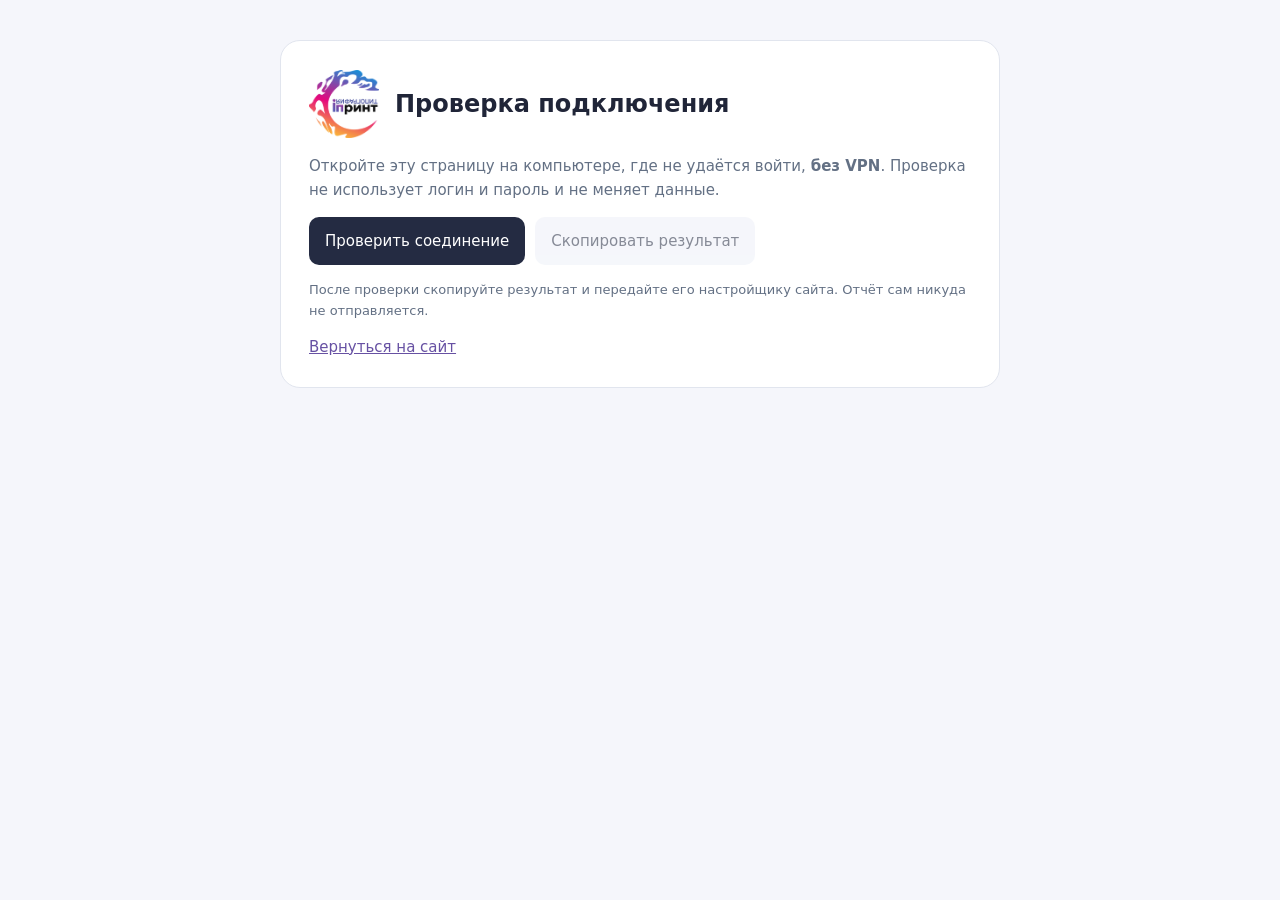
<file: connection-check.html>
<!doctype html><html lang="ru"><head><meta charset="utf-8"><meta name="viewport" content="width=device-width,initial-scale=1"><title>Проверка подключения — iПринт</title><link rel="icon" href="assets/logo.png"><style>*{box-sizing:border-box}body{font:15px/1.6 system-ui,Arial;margin:0;background:#f5f6fb;color:#202538}main{max-width:720px;margin:40px auto;padding:28px;background:white;border:1px solid #e1e5ee;border-radius:20px}header{display:flex;align-items:center;gap:16px}header img{width:70px;height:70px;object-fit:contain}h1{font-size:24px;line-height:1.25;margin:0}p{color:#637084}button,a{font:inherit}button{background:#242b42;color:white;border:0;border-radius:10px;padding:12px 16px;cursor:pointer}button:disabled{opacity:.55;cursor:wait}.buttons{display:flex;gap:10px;flex-wrap:wrap}.secondary{background:#edf0f8;color:#242b42}.row{padding:18px 0;border-bottom:1px solid #edf0f5}.row b{display:block}.state{color:#637084}.ok{color:#207445}.bad{color:#af3434}pre{white-space:pre-wrap;overflow-wrap:anywhere;background:#f5f6fa;border-radius:10px;padding:16px;font:12px/1.65 Consolas,monospace}a{color:#6751a3}.note{font-size:13px}button:focus-visible,a:focus-visible{outline:3px solid #a48ac9;outline-offset:3px}@media(max-width:740px){main{margin:15px;padding:21px}h1{font-size:21px}header img{width:52px;height:52px}}</style></head><body><main>
<header><img src="assets/logo.png" alt="iПринт"><h1>Проверка подключения</h1></header><p>Откройте эту страницу на компьютере, где не удаётся войти, <b>без VPN</b>. Проверка не использует логин и пароль и не меняет данные.</p>
<div class="buttons"><button id="run" type="button">Проверить соединение</button><button id="copy" type="button" class="secondary" disabled>Скопировать результат</button></div>
<section id="results" aria-live="polite"></section><p id="summary"></p><pre id="report" hidden></pre><p class="note">После проверки скопируйте результат и передайте его настройщику сайта. Отчёт сам никуда не отправляется.</p><a href="./">Вернуться на сайт</a>
<script>
(()=>{
 const checks=[
  {name:'Страница сайта (GitHub)',url:new URL('config.js',location.href).href},
  {name:'Сервер входа iПринт',url:'https://cvlwoylsdgvwycntyqxu.supabase.co/auth/v1/health',key:'sb_publishable_uSRUqIQ1P0cBTDwdN6OTTA_v0b-TvAR'},
  {name:'Сервер основного сайта (для сравнения)',url:'https://tmxluzvymwldtxbaiekn.supabase.co/auth/v1/health',key:'sb_publishable_seHlOPu_cbFZOCmqG9UCzQ_9411endl'}
 ];
 const run=document.getElementById('run'),copy=document.getElementById('copy'),results=document.getElementById('results'),report=document.getElementById('report'),summary=document.getElementById('summary');
 run.onclick=async()=>{
  run.disabled=true;copy.disabled=true;summary.textContent='Проверяю соединение…';report.hidden=true;results.replaceChildren();
  const lines=['Проверка iПринт',new Date().toLocaleString('ru-RU'),'Страница: '+location.href,'Браузер: '+navigator.userAgent];
  const statuses=await Promise.all(checks.map(async item=>{
   const row=document.createElement('div');row.className='row';const title=document.createElement('b');title.textContent=item.name;const state=document.createElement('span');state.className='state';state.textContent='Подключение…';row.append(title,state);results.append(row);
   const controller=new AbortController(),timer=setTimeout(()=>controller.abort(),12000),started=performance.now();
   try{const response=await fetch(item.url,{headers:item.key?{apikey:item.key}:{},cache:'no-store',signal:controller.signal});const text='HTTP '+response.status+' · '+Math.round(performance.now()-started)+' мс';state.textContent=text;state.className=response.ok?'ok':'bad';return {name:item.name,url:item.url,status:text,ok:response.ok}}
   catch(error){const text=error.name==='AbortError'?'Нет ответа за 12 секунд':error.name+': '+error.message;state.textContent=text;state.className='bad';return {name:item.name,url:item.url,status:text,ok:false}}
   finally{clearTimeout(timer)}
  }));
  const item=checks[1],postUrl=item.url.replace('/health','/token?grant_type=password');
  const row=document.createElement('div');row.className='row';const title=document.createElement('b');title.textContent='Запрос входа iПринт (POST, тестовая учётная запись)';const state=document.createElement('span');state.textContent='Проверяю запрос входа…';row.append(title,state);results.append(row);
  const controller=new AbortController(),timer=setTimeout(()=>controller.abort(),30000),started=performance.now();
  try{
   const response=await fetch(postUrl,{method:'POST',headers:{apikey:item.key,'Content-Type':'application/json'},body:JSON.stringify({email:'connectivity-probe-nonexistent@staff.cloudshop.local',password:'ConnectivityProbeOnly-NotAUserPassword'}),signal:controller.signal});
   const body=await response.json().catch(()=>({}));
   const reachable=response.status===400&&body.error_code==='invalid_credentials';
   const status='HTTP '+response.status+' · '+Math.round(performance.now()-started)+' мс'+(reachable?' · запрос входа дошёл до сервера':body.error_code?' · '+body.error_code:'');
   state.textContent=status;state.className=reachable?'ok':'bad';statuses.push({name:title.textContent,url:postUrl,status,ok:reachable});
  }catch(error){const status=error.name==='AbortError'?'Нет ответа за 30 секунд':error.name+': '+error.message;state.textContent=status;state.className='bad';statuses.push({name:title.textContent,url:postUrl,status,ok:false})}
  finally{clearTimeout(timer)}
  statuses.forEach(s=>lines.push(s.name+': '+s.status+'\n'+s.url));
  if(statuses[3].ok)summary.textContent='Запрос входа дошёл до сервера. Если соединение прерывается во время работы, передайте отчёт для проверки стабильности.';
  else if(statuses[1].ok&&!statuses[3].ok)summary.textContent='Проверка сервера прошла, но запрос входа не прошёл. Передайте этот отчёт для проверки маршрута авторизации.';
  else if(statuses[1].ok)summary.textContent='Соединение с сервером входа доступно. Если вход всё ещё не работает, передайте отчёт для дальнейшей проверки.';
  else if(statuses[2].ok)summary.textContent='Сервер iПринт недоступен, а сервер основного сайта доступен. Передайте результат — можно подобрать другой маршрут подключения.';
  else summary.textContent='Браузер не установил соединение с серверами данных. Передайте результат — одной смены хостинга страницы для этого недостаточно.';
  report.textContent=lines.join('\n');report.hidden=false;copy.disabled=false;run.disabled=false;
 };
 copy.onclick=async()=>{try{await navigator.clipboard.writeText(report.textContent);copy.textContent='Результат скопирован'}catch{copy.textContent='Выделите и скопируйте текст ниже';report.focus()}};
})();
</script></main></body></html>
</file>
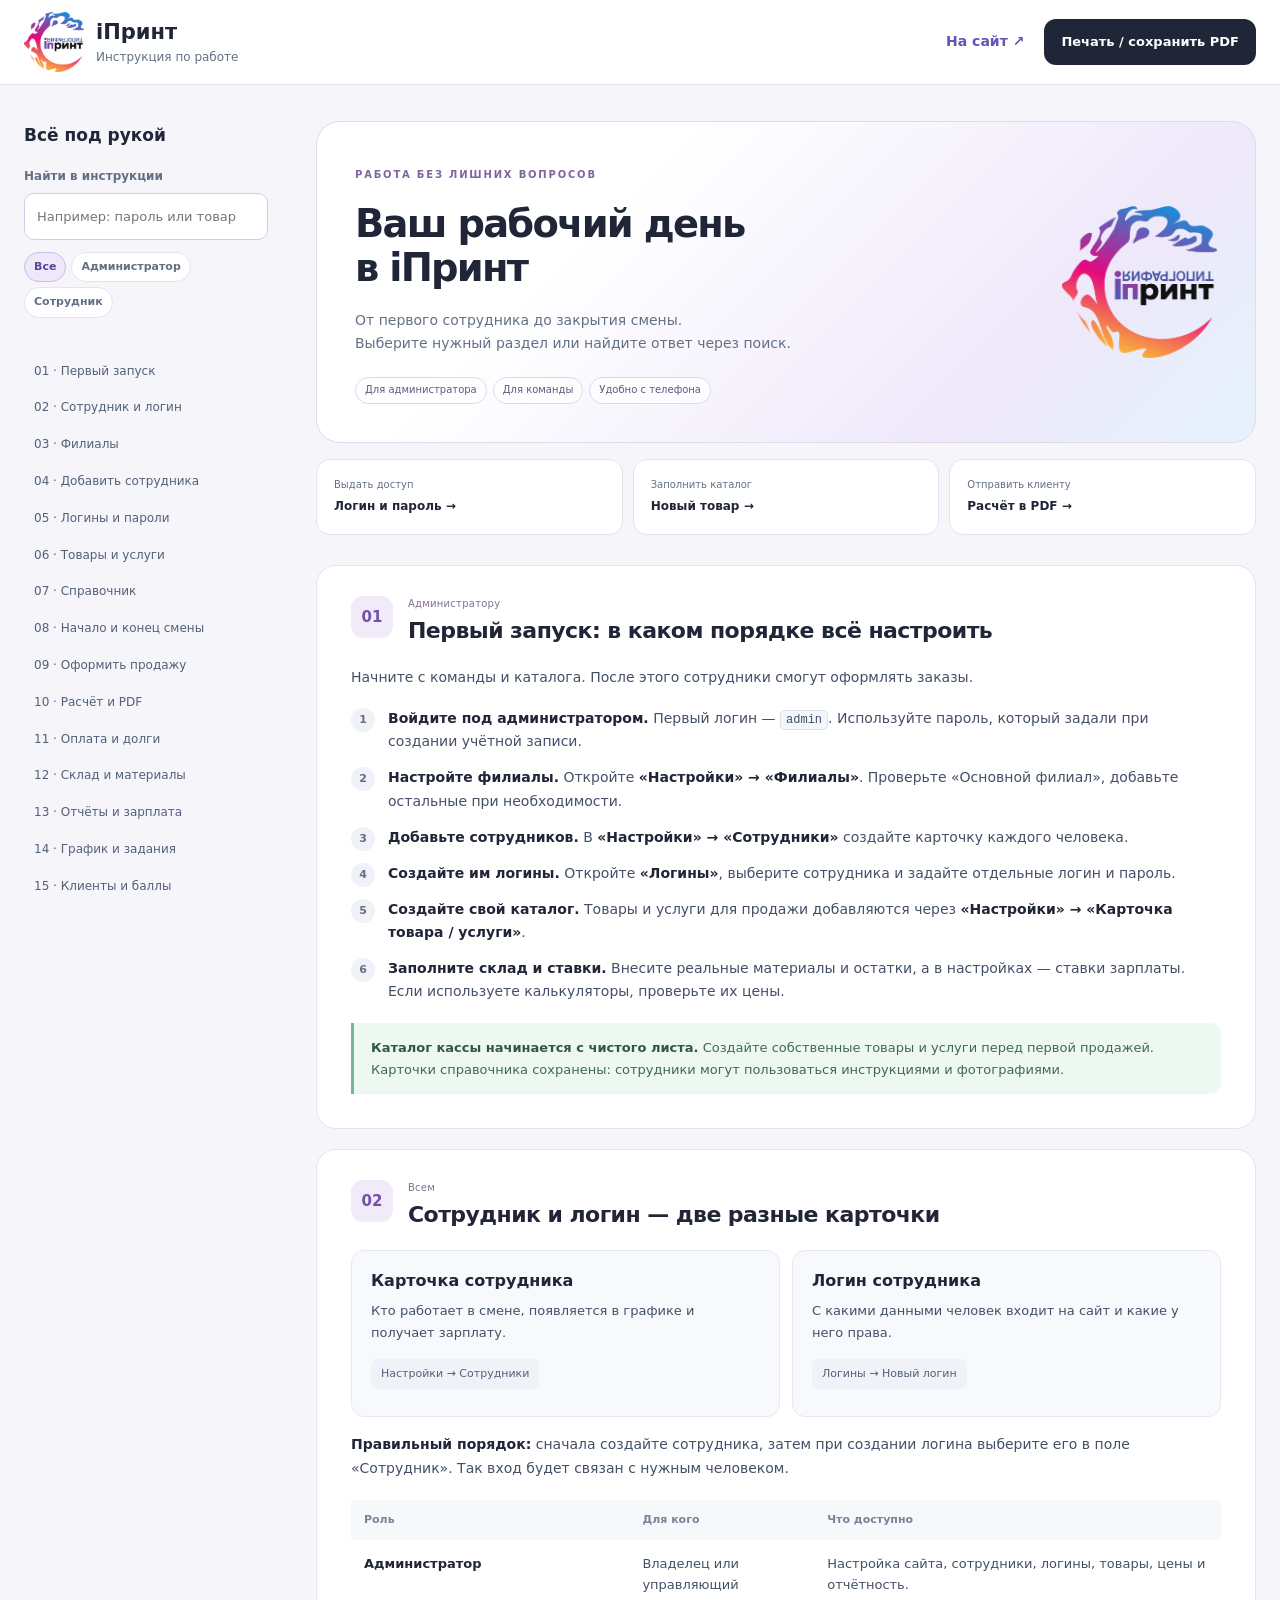
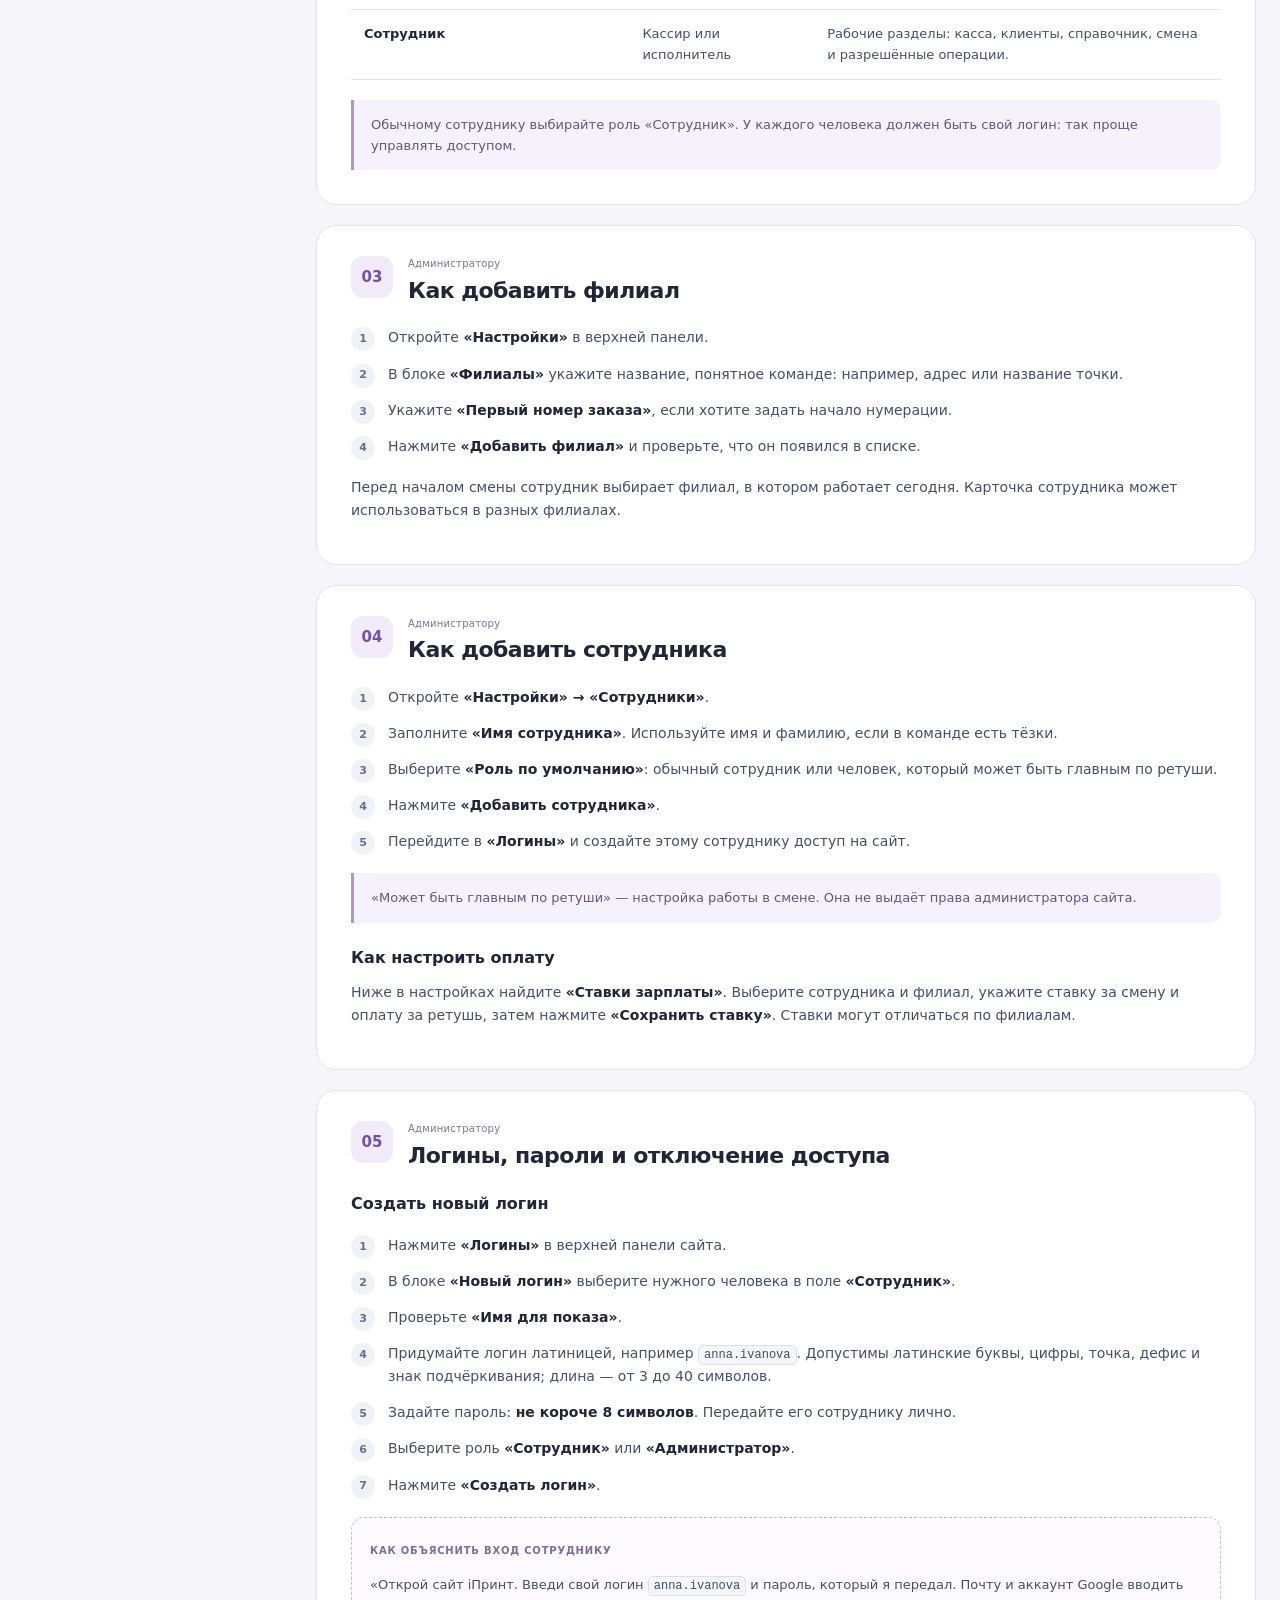
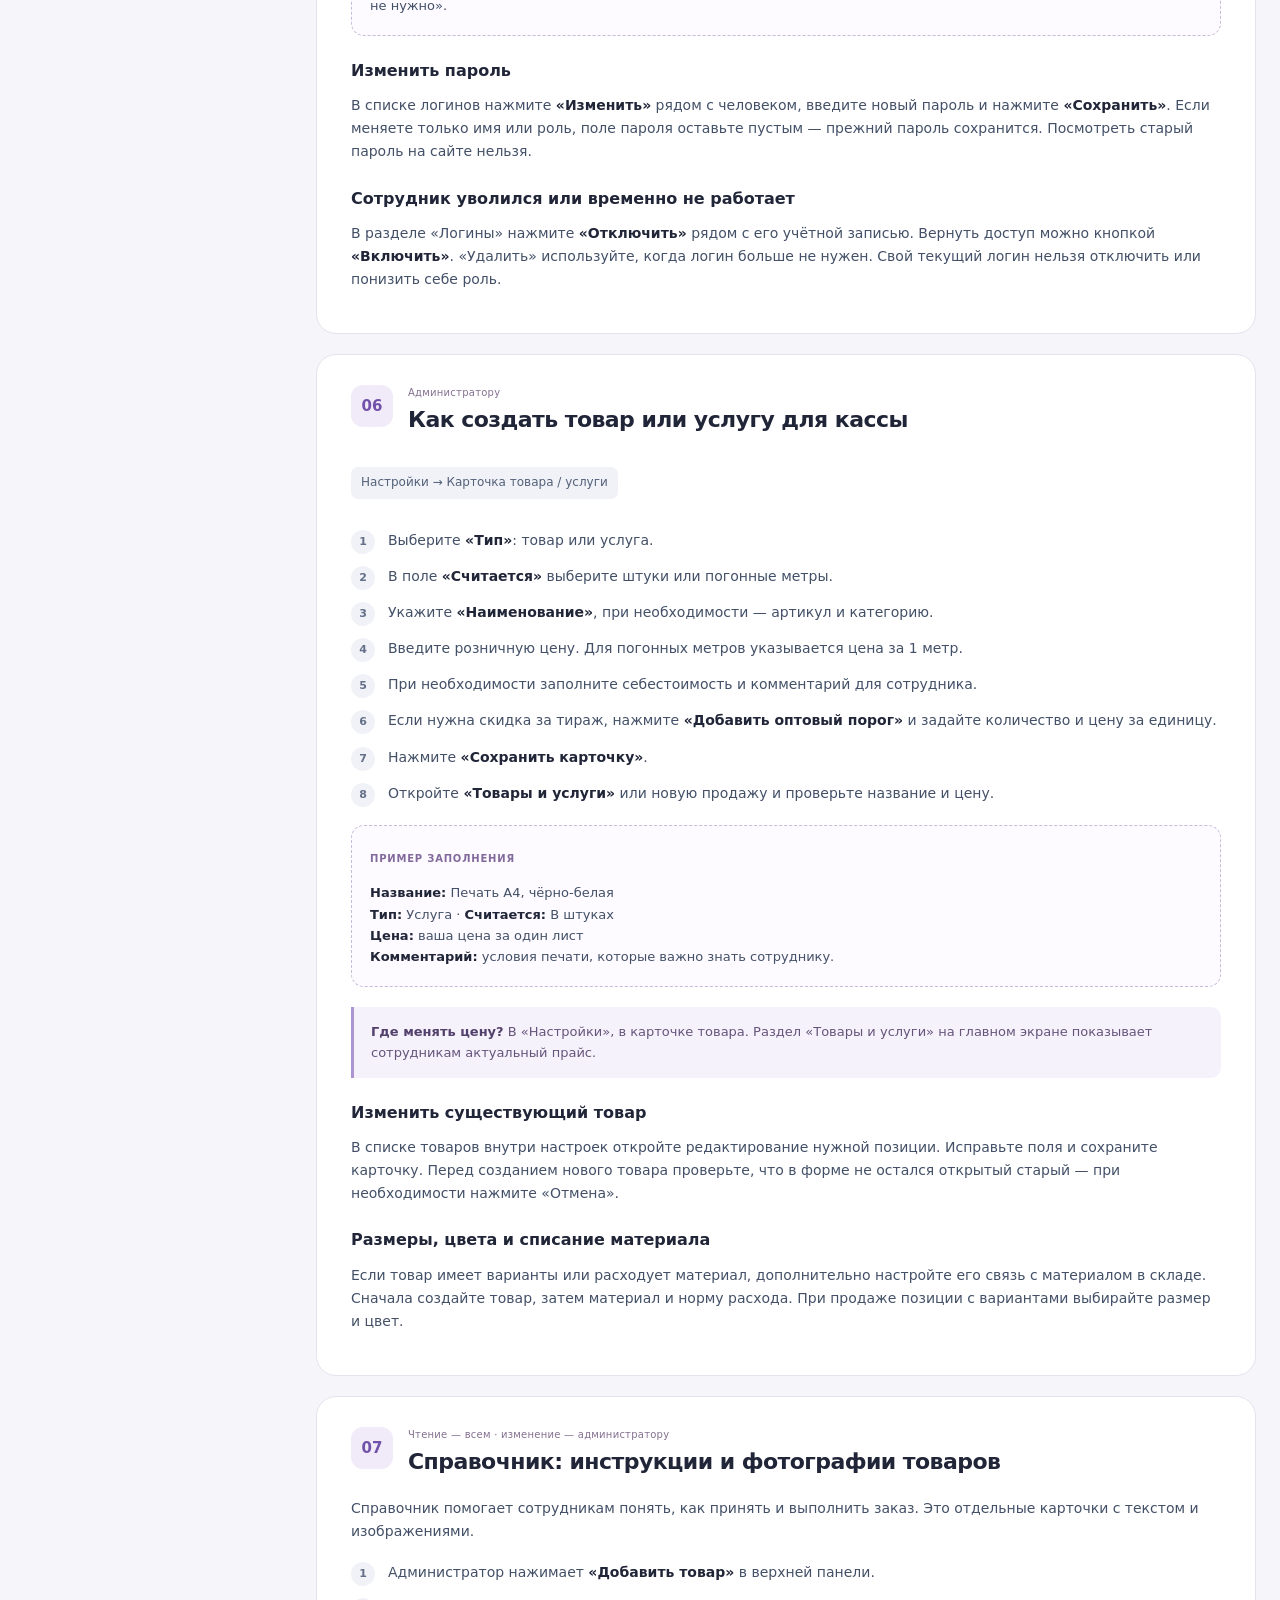
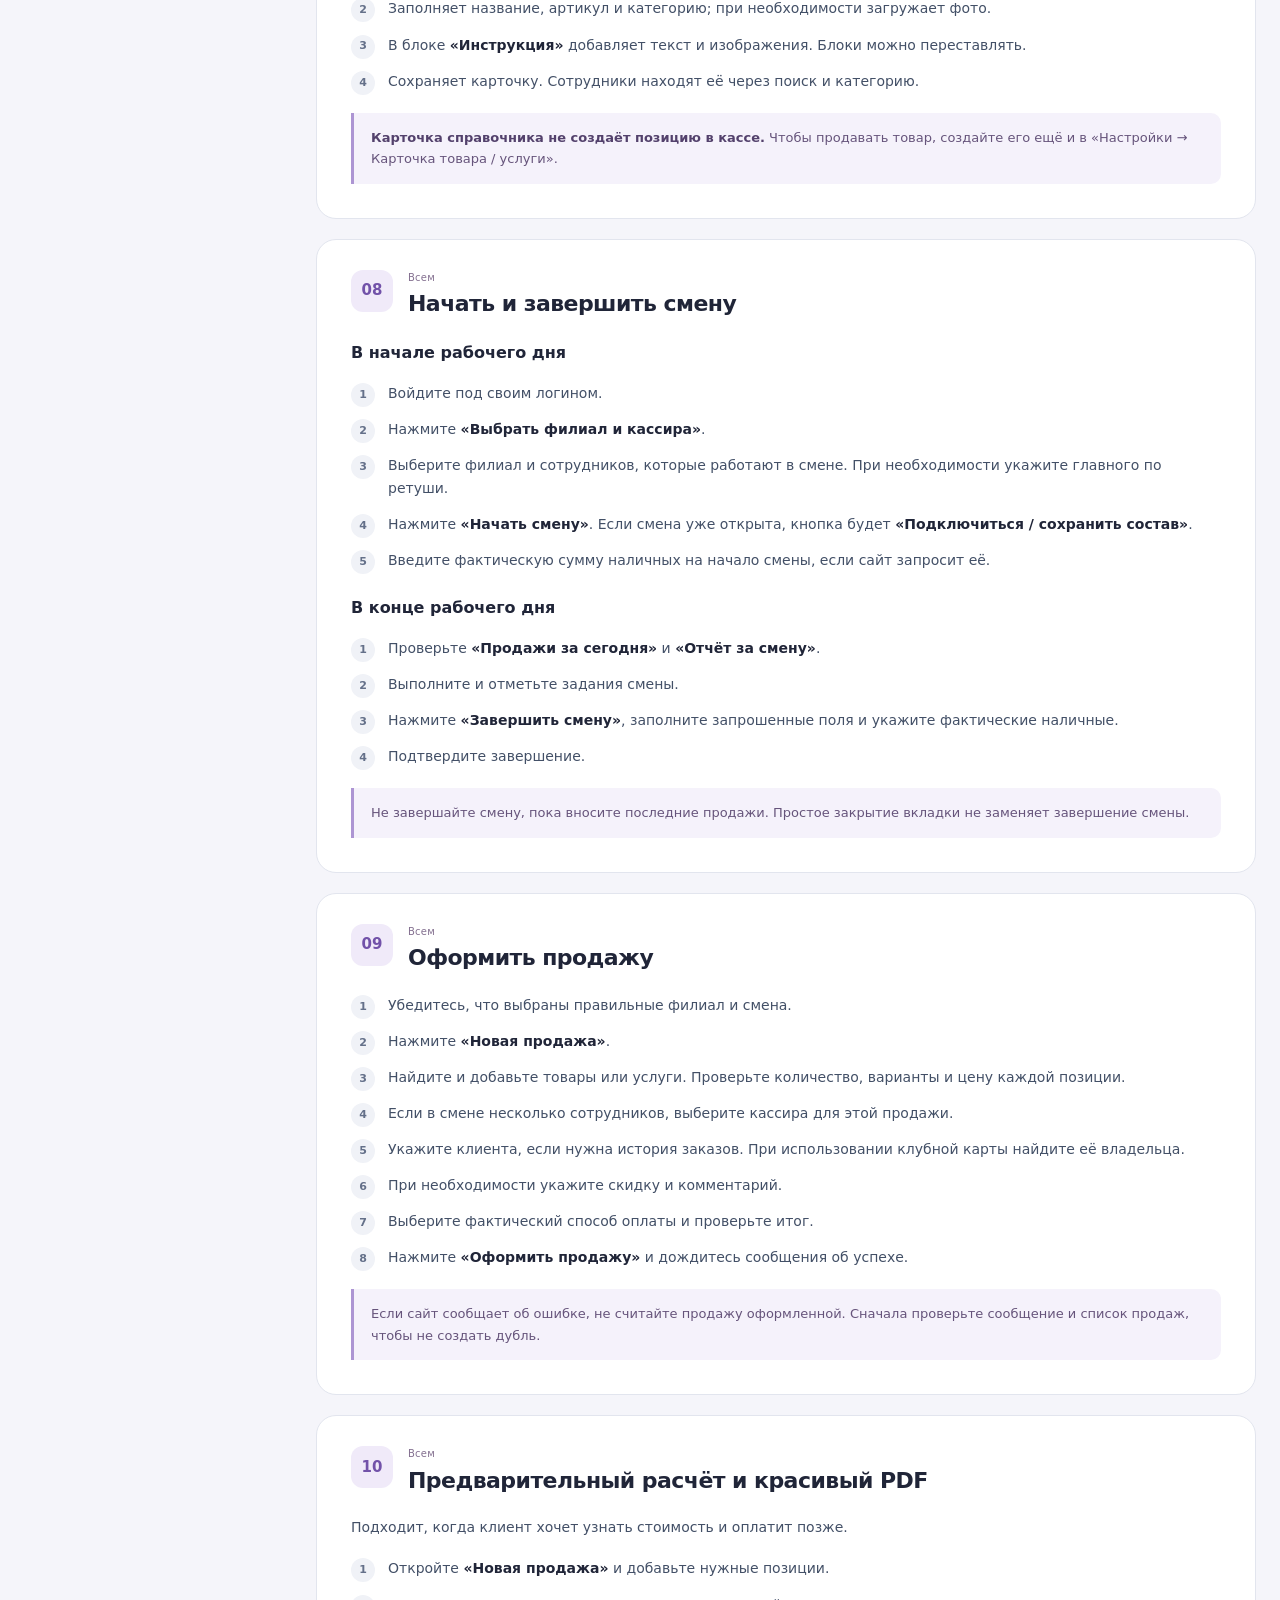
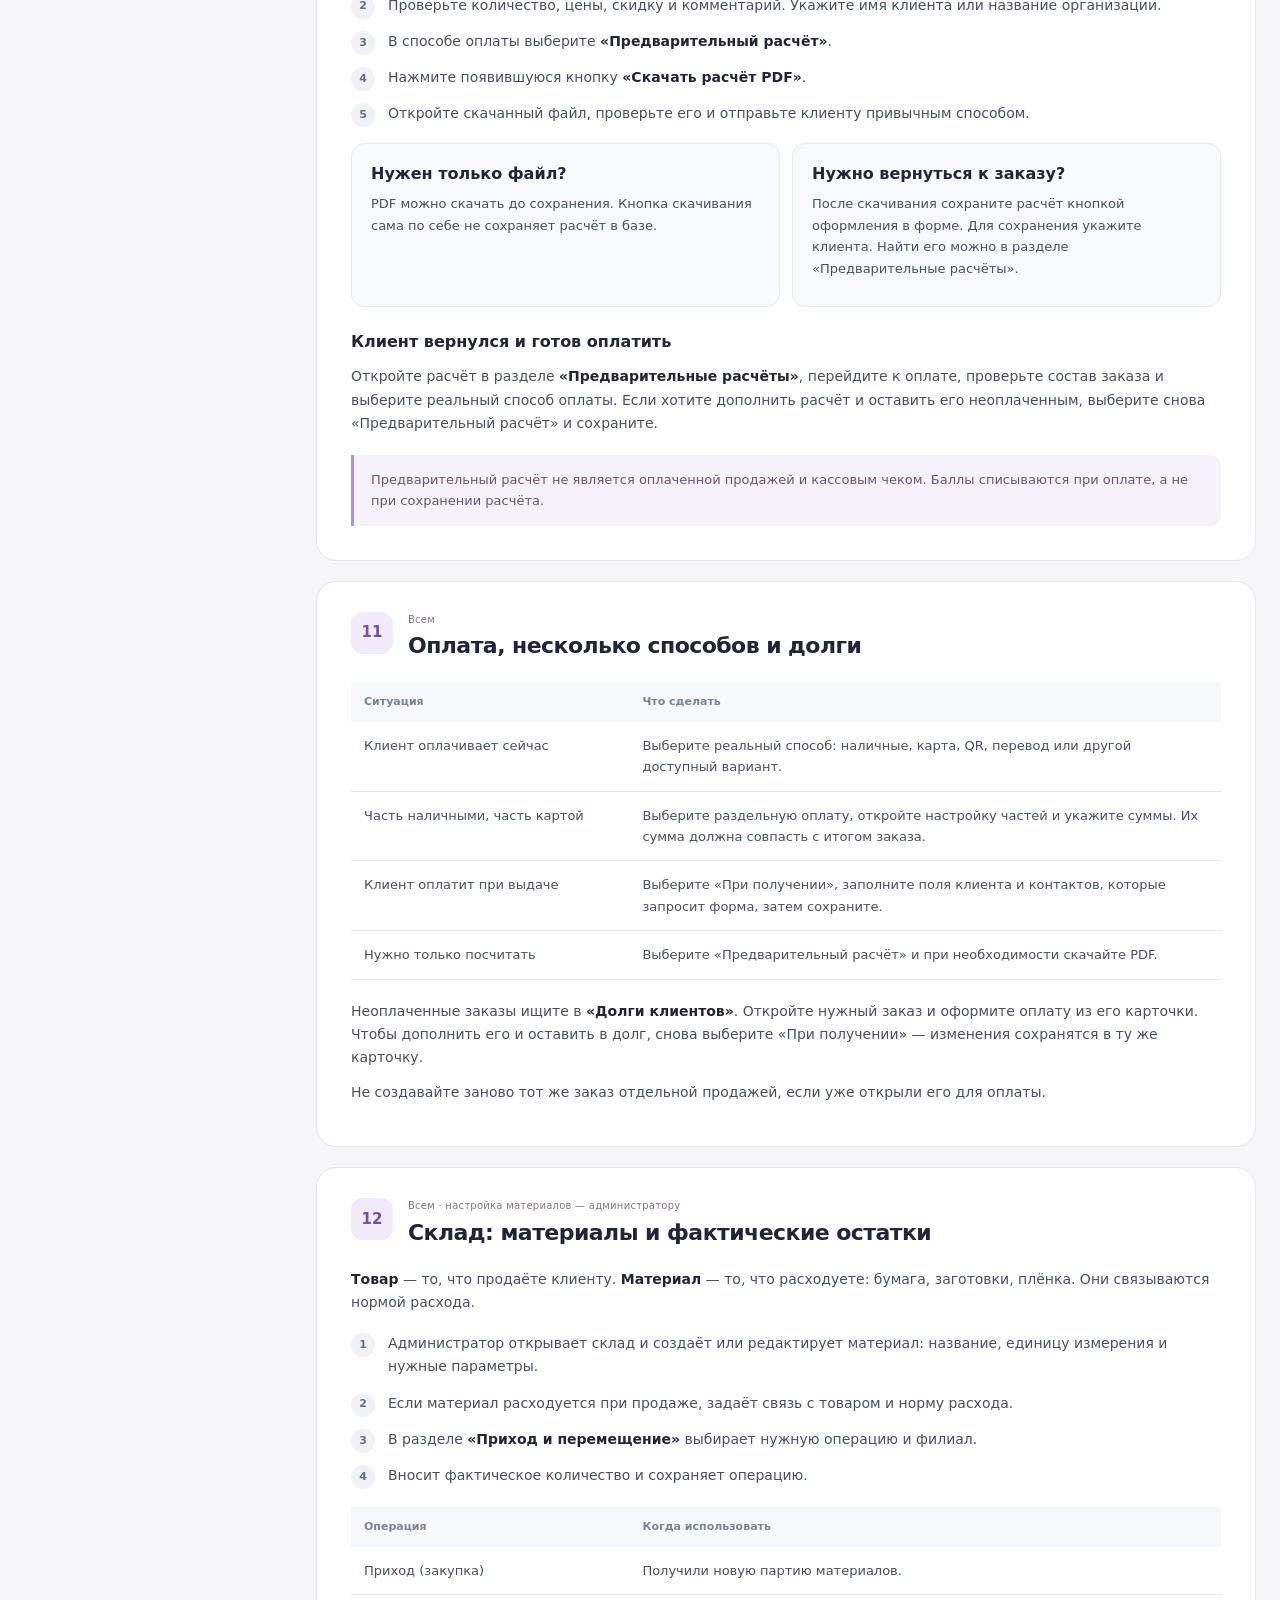
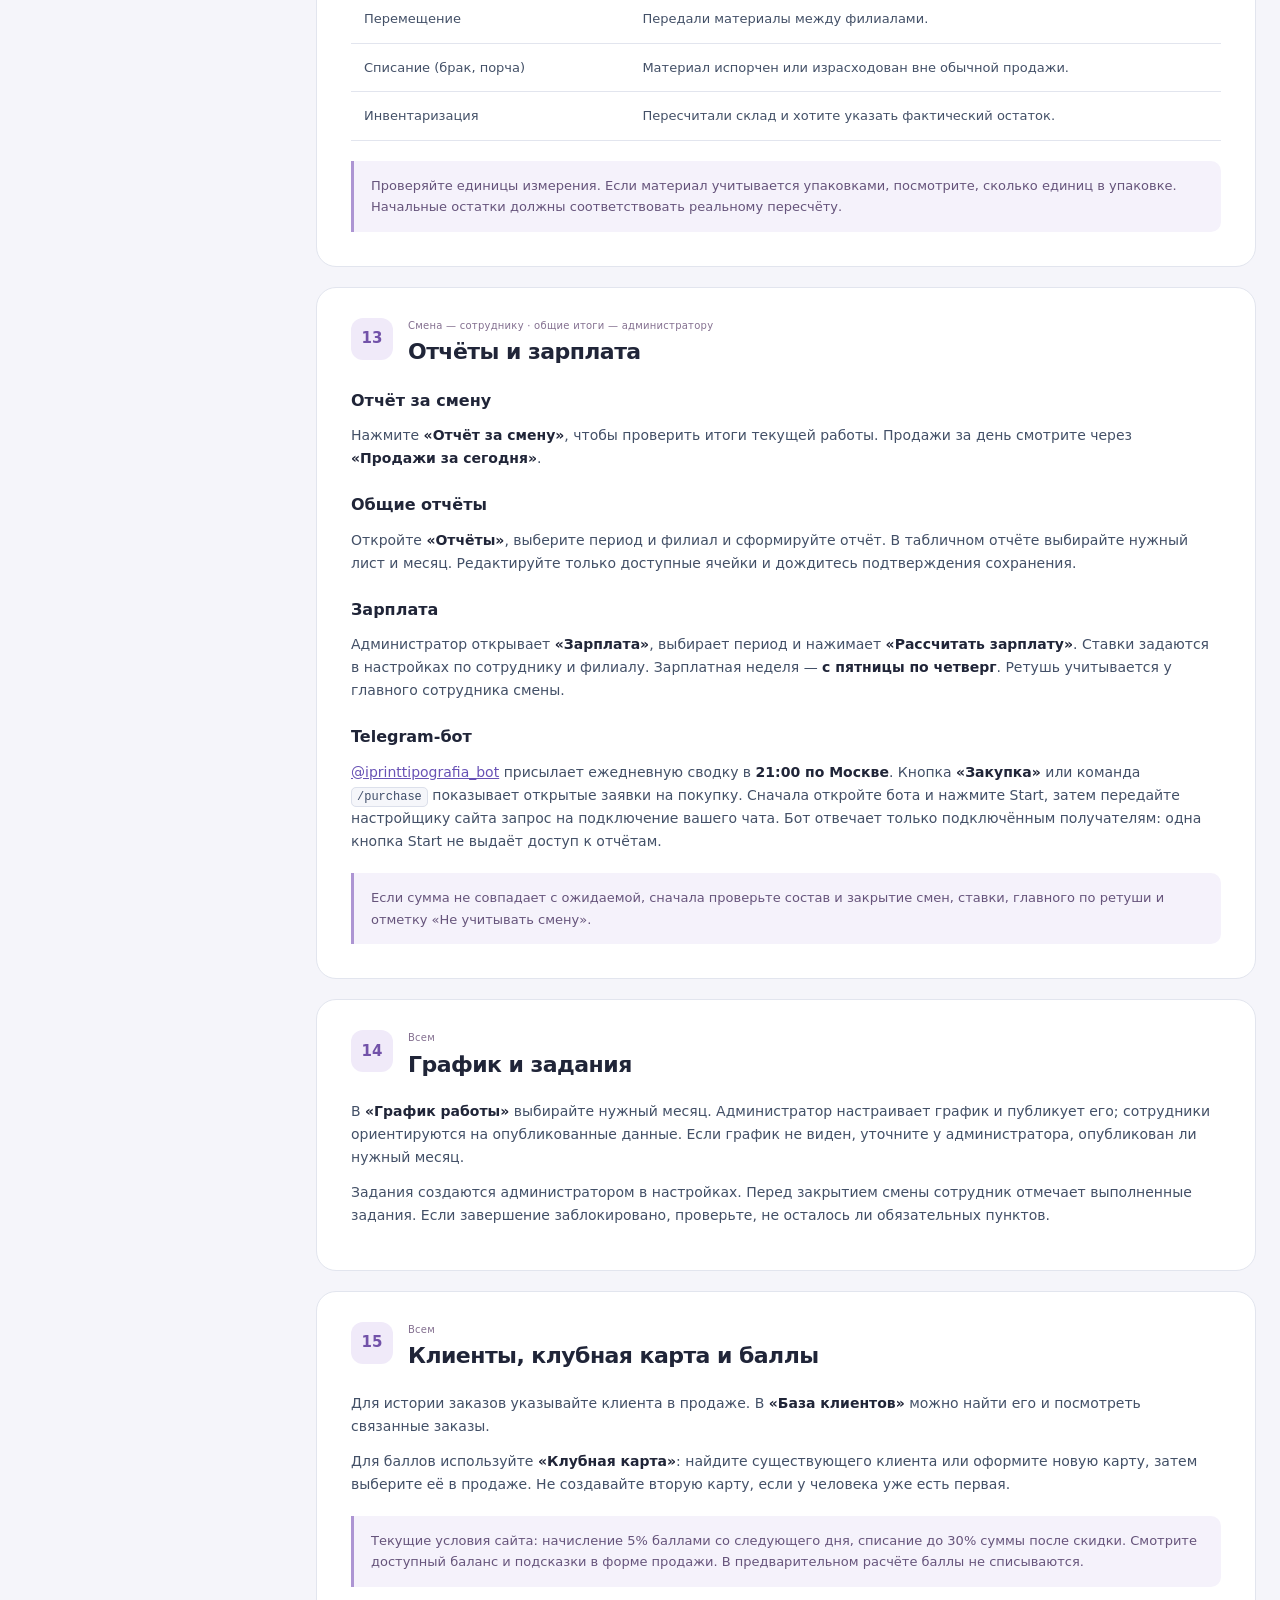
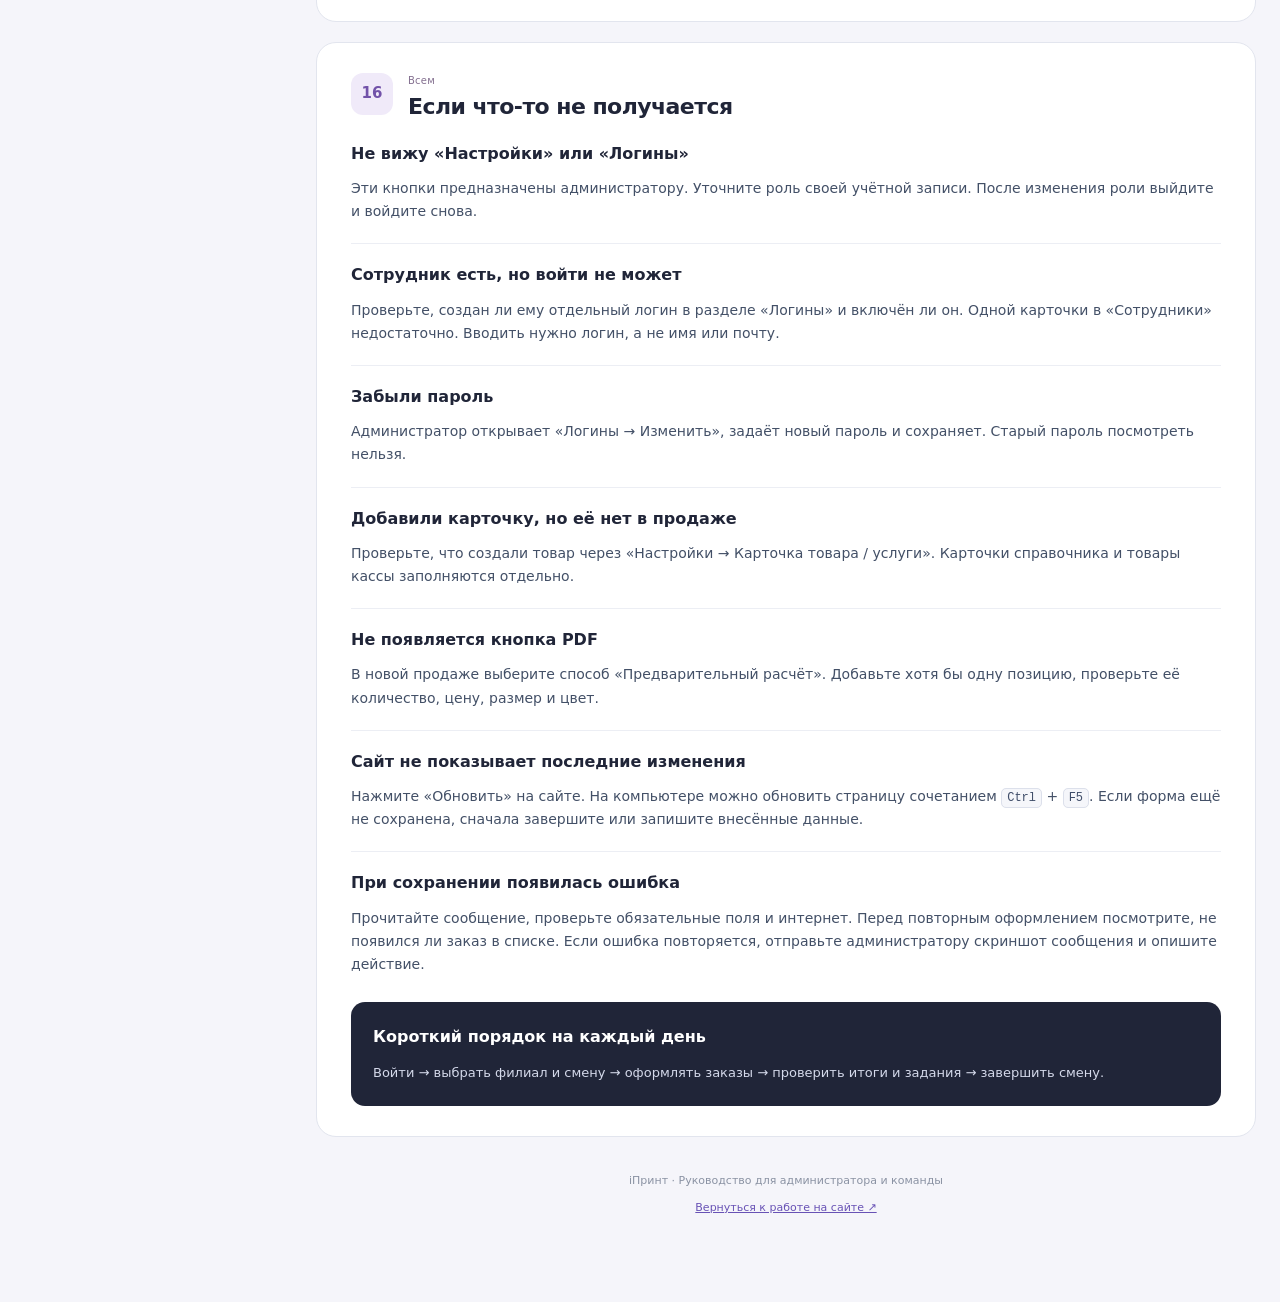
<file: help.html>
<!doctype html>
<html lang="ru">
<head>
<meta charset="utf-8">
<meta name="viewport" content="width=device-width,initial-scale=1">
<title>Как работать в iПринт — инструкция</title>
<link rel="icon" href="assets/logo.png" type="image/png">
<link rel="stylesheet" href="help.css">
</head>
<body>
<header class="topbar"><a class="home" href="./"><img src="assets/logo.png" alt="Логотип iПринт" width="60" height="60"><span>iПринт<small>Инструкция по работе</small></span></a><div class="top-actions"><a class="back" href="./">На сайт ↗</a><button id="printGuide" type="button">Печать / сохранить PDF</button></div></header>
<div class="layout">
<aside aria-label="Навигация по инструкции">
  <div class="side-title">Всё под рукой</div>
  <label class="search-label" for="guideSearch">Найти в инструкции</label>
  <input id="guideSearch" type="search" placeholder="Например: пароль или товар" autocomplete="off">
  <div class="filters" role="group" aria-label="Для кого инструкция"><button type="button" data-role="all" aria-pressed="true">Все</button><button type="button" data-role="admin" aria-pressed="false">Администратор</button><button type="button" data-role="staff" aria-pressed="false">Сотрудник</button></div>
  <p id="searchStatus" class="search-status" role="status" aria-live="polite"></p>
  <nav>
    <a href="#start">01 · Первый запуск</a><a href="#roles">02 · Сотрудник и логин</a><a href="#branches">03 · Филиалы</a><a href="#people">04 · Добавить сотрудника</a><a href="#accounts">05 · Логины и пароли</a><a href="#catalog">06 · Товары и услуги</a><a href="#reference">07 · Справочник</a><a href="#shift">08 · Начало и конец смены</a><a href="#sale">09 · Оформить продажу</a><a href="#estimate">10 · Расчёт и PDF</a><a href="#payments">11 · Оплата и долги</a><a href="#stock">12 · Склад и материалы</a><a href="#reports">13 · Отчёты и зарплата</a><a href="#schedule">14 · График и задания</a><a href="#loyalty">15 · Клиенты и баллы</a><a href="#faq">16 · Если что-то не получается</a>
  </nav>
  <div class="side-note">Названия кнопок в инструкции совпадают с сайтом. Настройка логинов и товаров доступна администратору.</div>
</aside>
<main id="content">
  <section class="hero" aria-labelledby="guideTitle"><div class="hero-copy"><span class="eyebrow">РАБОТА БЕЗ ЛИШНИХ ВОПРОСОВ</span><h1 id="guideTitle">Ваш рабочий день<br>в iПринт</h1><p>От первого сотрудника до закрытия смены.<br>Выберите нужный раздел или найдите ответ через поиск.</p><div class="hero-tags"><span>Для администратора</span><span>Для команды</span><span>Удобно с телефона</span></div></div><img src="assets/logo.png" alt="" width="180" height="180"></section>
  <div class="quick"><a href="#accounts"><span>Выдать доступ</span><b>Логин и пароль →</b></a><a href="#catalog"><span>Заполнить каталог</span><b>Новый товар →</b></a><a href="#estimate"><span>Отправить клиенту</span><b>Расчёт в PDF →</b></a></div>
  <p class="empty" id="noResults" hidden>По этому запросу ничего не нашлось. Попробуйте другое слово или <button id="clearSearch" type="button">сбросьте поиск и фильтр</button>.</p>

  <article id="start" data-audience="admin"><div class="section-head"><span class="number">01</span><div><span class="audience">Администратору</span><h2>Первый запуск: в каком порядке всё настроить</h2></div></div><p>Начните с команды и каталога. После этого сотрудники смогут оформлять заказы.</p>
  <ol class="steps"><li><b>Войдите под администратором.</b> Первый логин — <code>admin</code>. Используйте пароль, который задали при создании учётной записи.</li><li><b>Настройте филиалы.</b> Откройте <strong>«Настройки» → «Филиалы»</strong>. Проверьте «Основной филиал», добавьте остальные при необходимости.</li><li><b>Добавьте сотрудников.</b> В <strong>«Настройки» → «Сотрудники»</strong> создайте карточку каждого человека.</li><li><b>Создайте им логины.</b> Откройте <strong>«Логины»</strong>, выберите сотрудника и задайте отдельные логин и пароль.</li><li><b>Создайте свой каталог.</b> Товары и услуги для продажи добавляются через <strong>«Настройки» → «Карточка товара / услуги»</strong>.</li><li><b>Заполните склад и ставки.</b> Внесите реальные материалы и остатки, а в настройках — ставки зарплаты. Если используете калькуляторы, проверьте их цены.</li></ol>
  <div class="note success"><b>Каталог кассы начинается с чистого листа.</b> Создайте собственные товары и услуги перед первой продажей. Карточки справочника сохранены: сотрудники могут пользоваться инструкциями и фотографиями.</div></article>

  <article id="roles" data-audience="all"><div class="section-head"><span class="number">02</span><div><span class="audience">Всем</span><h2>Сотрудник и логин — две разные карточки</h2></div></div>
  <div class="two-col"><div class="mini-card"><h3>Карточка сотрудника</h3><p>Кто работает в смене, появляется в графике и получает зарплату.</p><p class="route">Настройки → Сотрудники</p></div><div class="mini-card"><h3>Логин сотрудника</h3><p>С какими данными человек входит на сайт и какие у него права.</p><p class="route">Логины → Новый логин</p></div></div>
  <p><b>Правильный порядок:</b> сначала создайте сотрудника, затем при создании логина выберите его в поле «Сотрудник». Так вход будет связан с нужным человеком.</p>
  <div class="table-wrap"><table><thead><tr><th>Роль</th><th>Для кого</th><th>Что доступно</th></tr></thead><tbody><tr><td><b>Администратор</b></td><td>Владелец или управляющий</td><td>Настройка сайта, сотрудники, логины, товары, цены и отчётность.</td></tr><tr><td><b>Сотрудник</b></td><td>Кассир или исполнитель</td><td>Рабочие разделы: касса, клиенты, справочник, смена и разрешённые операции.</td></tr></tbody></table></div>
  <div class="note">Обычному сотруднику выбирайте роль «Сотрудник». У каждого человека должен быть свой логин: так проще управлять доступом.</div></article>

  <article id="branches" data-audience="admin"><div class="section-head"><span class="number">03</span><div><span class="audience">Администратору</span><h2>Как добавить филиал</h2></div></div>
  <ol class="steps"><li>Откройте <strong>«Настройки»</strong> в верхней панели.</li><li>В блоке <strong>«Филиалы»</strong> укажите название, понятное команде: например, адрес или название точки.</li><li>Укажите <strong>«Первый номер заказа»</strong>, если хотите задать начало нумерации.</li><li>Нажмите <strong>«Добавить филиал»</strong> и проверьте, что он появился в списке.</li></ol><p>Перед началом смены сотрудник выбирает филиал, в котором работает сегодня. Карточка сотрудника может использоваться в разных филиалах.</p></article>

  <article id="people" data-audience="admin"><div class="section-head"><span class="number">04</span><div><span class="audience">Администратору</span><h2>Как добавить сотрудника</h2></div></div>
  <ol class="steps"><li>Откройте <strong>«Настройки» → «Сотрудники»</strong>.</li><li>Заполните <strong>«Имя сотрудника»</strong>. Используйте имя и фамилию, если в команде есть тёзки.</li><li>Выберите <strong>«Роль по умолчанию»</strong>: обычный сотрудник или человек, который может быть главным по ретуши.</li><li>Нажмите <strong>«Добавить сотрудника»</strong>.</li><li>Перейдите в <strong>«Логины»</strong> и создайте этому сотруднику доступ на сайт.</li></ol>
  <div class="note">«Может быть главным по ретуши» — настройка работы в смене. Она не выдаёт права администратора сайта.</div>
  <h3>Как настроить оплату</h3><p>Ниже в настройках найдите <strong>«Ставки зарплаты»</strong>. Выберите сотрудника и филиал, укажите ставку за смену и оплату за ретушь, затем нажмите <strong>«Сохранить ставку»</strong>. Ставки могут отличаться по филиалам.</p></article>

  <article id="accounts" data-audience="admin"><div class="section-head"><span class="number">05</span><div><span class="audience">Администратору</span><h2>Логины, пароли и отключение доступа</h2></div></div>
  <h3>Создать новый логин</h3><ol class="steps"><li>Нажмите <strong>«Логины»</strong> в верхней панели сайта.</li><li>В блоке <strong>«Новый логин»</strong> выберите нужного человека в поле <strong>«Сотрудник»</strong>.</li><li>Проверьте <strong>«Имя для показа»</strong>.</li><li>Придумайте логин латиницей, например <code>anna.ivanova</code>. Допустимы латинские буквы, цифры, точка, дефис и знак подчёркивания; длина — от 3 до 40 символов.</li><li>Задайте пароль: <b>не короче 8 символов</b>. Передайте его сотруднику лично.</li><li>Выберите роль <strong>«Сотрудник»</strong> или <strong>«Администратор»</strong>.</li><li>Нажмите <strong>«Создать логин»</strong>.</li></ol>
  <div class="example"><span>Как объяснить вход сотруднику</span><p>«Открой сайт iПринт. Введи свой логин <code>anna.ivanova</code> и пароль, который я передал. Почту и аккаунт Google вводить не нужно».</p></div>
  <h3>Изменить пароль</h3><p>В списке логинов нажмите <strong>«Изменить»</strong> рядом с человеком, введите новый пароль и нажмите <strong>«Сохранить»</strong>. Если меняете только имя или роль, поле пароля оставьте пустым — прежний пароль сохранится. Посмотреть старый пароль на сайте нельзя.</p>
  <h3>Сотрудник уволился или временно не работает</h3><p>В разделе «Логины» нажмите <strong>«Отключить»</strong> рядом с его учётной записью. Вернуть доступ можно кнопкой <strong>«Включить»</strong>. «Удалить» используйте, когда логин больше не нужен. Свой текущий логин нельзя отключить или понизить себе роль.</p></article>

  <article id="catalog" data-audience="admin"><div class="section-head"><span class="number">06</span><div><span class="audience">Администратору</span><h2>Как создать товар или услугу для кассы</h2></div></div>
  <p class="route">Настройки → Карточка товара / услуги</p><ol class="steps"><li>Выберите <strong>«Тип»</strong>: товар или услуга.</li><li>В поле <strong>«Считается»</strong> выберите штуки или погонные метры.</li><li>Укажите <strong>«Наименование»</strong>, при необходимости — артикул и категорию.</li><li>Введите розничную цену. Для погонных метров указывается цена за 1 метр.</li><li>При необходимости заполните себестоимость и комментарий для сотрудника.</li><li>Если нужна скидка за тираж, нажмите <strong>«Добавить оптовый порог»</strong> и задайте количество и цену за единицу.</li><li>Нажмите <strong>«Сохранить карточку»</strong>.</li><li>Откройте <strong>«Товары и услуги»</strong> или новую продажу и проверьте название и цену.</li></ol>
  <div class="example"><span>Пример заполнения</span><p><b>Название:</b> Печать А4, чёрно-белая<br><b>Тип:</b> Услуга · <b>Считается:</b> В штуках<br><b>Цена:</b> ваша цена за один лист<br><b>Комментарий:</b> условия печати, которые важно знать сотруднику.</p></div>
  <div class="note"><b>Где менять цену?</b> В «Настройки», в карточке товара. Раздел «Товары и услуги» на главном экране показывает сотрудникам актуальный прайс.</div>
  <h3>Изменить существующий товар</h3><p>В списке товаров внутри настроек откройте редактирование нужной позиции. Исправьте поля и сохраните карточку. Перед созданием нового товара проверьте, что в форме не остался открытый старый — при необходимости нажмите «Отмена».</p>
  <h3>Размеры, цвета и списание материала</h3><p>Если товар имеет варианты или расходует материал, дополнительно настройте его связь с материалом в складе. Сначала создайте товар, затем материал и норму расхода. При продаже позиции с вариантами выбирайте размер и цвет.</p></article>

  <article id="reference" data-audience="all"><div class="section-head"><span class="number">07</span><div><span class="audience">Чтение — всем · изменение — администратору</span><h2>Справочник: инструкции и фотографии товаров</h2></div></div>
  <p>Справочник помогает сотрудникам понять, как принять и выполнить заказ. Это отдельные карточки с текстом и изображениями.</p><ol class="steps"><li>Администратор нажимает <strong>«Добавить товар»</strong> в верхней панели.</li><li>Заполняет название, артикул и категорию; при необходимости загружает фото.</li><li>В блоке <strong>«Инструкция»</strong> добавляет текст и изображения. Блоки можно переставлять.</li><li>Сохраняет карточку. Сотрудники находят её через поиск и категорию.</li></ol>
  <div class="note"><b>Карточка справочника не создаёт позицию в кассе.</b> Чтобы продавать товар, создайте его ещё и в «Настройки → Карточка товара / услуги».</div></article>

  <article id="shift" data-audience="all"><div class="section-head"><span class="number">08</span><div><span class="audience">Всем</span><h2>Начать и завершить смену</h2></div></div>
  <h3>В начале рабочего дня</h3><ol class="steps"><li>Войдите под своим логином.</li><li>Нажмите <strong>«Выбрать филиал и кассира»</strong>.</li><li>Выберите филиал и сотрудников, которые работают в смене. При необходимости укажите главного по ретуши.</li><li>Нажмите <strong>«Начать смену»</strong>. Если смена уже открыта, кнопка будет <strong>«Подключиться / сохранить состав»</strong>.</li><li>Введите фактическую сумму наличных на начало смены, если сайт запросит её.</li></ol>
  <h3>В конце рабочего дня</h3><ol class="steps"><li>Проверьте <strong>«Продажи за сегодня»</strong> и <strong>«Отчёт за смену»</strong>.</li><li>Выполните и отметьте задания смены.</li><li>Нажмите <strong>«Завершить смену»</strong>, заполните запрошенные поля и укажите фактические наличные.</li><li>Подтвердите завершение.</li></ol><div class="note">Не завершайте смену, пока вносите последние продажи. Простое закрытие вкладки не заменяет завершение смены.</div></article>

  <article id="sale" data-audience="all"><div class="section-head"><span class="number">09</span><div><span class="audience">Всем</span><h2>Оформить продажу</h2></div></div>
  <ol class="steps"><li>Убедитесь, что выбраны правильные филиал и смена.</li><li>Нажмите <strong>«Новая продажа»</strong>.</li><li>Найдите и добавьте товары или услуги. Проверьте количество, варианты и цену каждой позиции.</li><li>Если в смене несколько сотрудников, выберите кассира для этой продажи.</li><li>Укажите клиента, если нужна история заказов. При использовании клубной карты найдите её владельца.</li><li>При необходимости укажите скидку и комментарий.</li><li>Выберите фактический способ оплаты и проверьте итог.</li><li>Нажмите <strong>«Оформить продажу»</strong> и дождитесь сообщения об успехе.</li></ol><div class="note">Если сайт сообщает об ошибке, не считайте продажу оформленной. Сначала проверьте сообщение и список продаж, чтобы не создать дубль.</div></article>

  <article id="estimate" data-audience="all"><div class="section-head"><span class="number">10</span><div><span class="audience">Всем</span><h2>Предварительный расчёт и красивый PDF</h2></div></div>
  <p>Подходит, когда клиент хочет узнать стоимость и оплатит позже.</p><ol class="steps"><li>Откройте <strong>«Новая продажа»</strong> и добавьте нужные позиции.</li><li>Проверьте количество, цены, скидку и комментарий. Укажите имя клиента или название организации.</li><li>В способе оплаты выберите <strong>«Предварительный расчёт»</strong>.</li><li>Нажмите появившуюся кнопку <strong>«Скачать расчёт PDF»</strong>.</li><li>Откройте скачанный файл, проверьте его и отправьте клиенту привычным способом.</li></ol>
  <div class="two-col"><div class="mini-card"><h3>Нужен только файл?</h3><p>PDF можно скачать до сохранения. Кнопка скачивания сама по себе не сохраняет расчёт в базе.</p></div><div class="mini-card"><h3>Нужно вернуться к заказу?</h3><p>После скачивания сохраните расчёт кнопкой оформления в форме. Для сохранения укажите клиента. Найти его можно в разделе «Предварительные расчёты».</p></div></div>
  <h3>Клиент вернулся и готов оплатить</h3><p>Откройте расчёт в разделе <strong>«Предварительные расчёты»</strong>, перейдите к оплате, проверьте состав заказа и выберите реальный способ оплаты. Если хотите дополнить расчёт и оставить его неоплаченным, выберите снова «Предварительный расчёт» и сохраните.</p>
  <div class="note">Предварительный расчёт не является оплаченной продажей и кассовым чеком. Баллы списываются при оплате, а не при сохранении расчёта.</div></article>

  <article id="payments" data-audience="all"><div class="section-head"><span class="number">11</span><div><span class="audience">Всем</span><h2>Оплата, несколько способов и долги</h2></div></div>
  <div class="table-wrap"><table><thead><tr><th>Ситуация</th><th>Что сделать</th></tr></thead><tbody><tr><td>Клиент оплачивает сейчас</td><td>Выберите реальный способ: наличные, карта, QR, перевод или другой доступный вариант.</td></tr><tr><td>Часть наличными, часть картой</td><td>Выберите раздельную оплату, откройте настройку частей и укажите суммы. Их сумма должна совпасть с итогом заказа.</td></tr><tr><td>Клиент оплатит при выдаче</td><td>Выберите «При получении», заполните поля клиента и контактов, которые запросит форма, затем сохраните.</td></tr><tr><td>Нужно только посчитать</td><td>Выберите «Предварительный расчёт» и при необходимости скачайте PDF.</td></tr></tbody></table></div>
  <p>Неоплаченные заказы ищите в <strong>«Долги клиентов»</strong>. Откройте нужный заказ и оформите оплату из его карточки. Чтобы дополнить его и оставить в долг, снова выберите «При получении» — изменения сохранятся в ту же карточку.</p><p>Не создавайте заново тот же заказ отдельной продажей, если уже открыли его для оплаты.</p></article>

  <article id="stock" data-audience="all"><div class="section-head"><span class="number">12</span><div><span class="audience">Всем · настройка материалов — администратору</span><h2>Склад: материалы и фактические остатки</h2></div></div>
  <p><b>Товар</b> — то, что продаёте клиенту. <b>Материал</b> — то, что расходуете: бумага, заготовки, плёнка. Они связываются нормой расхода.</p>
  <ol class="steps"><li>Администратор открывает склад и создаёт или редактирует материал: название, единицу измерения и нужные параметры.</li><li>Если материал расходуется при продаже, задаёт связь с товаром и норму расхода.</li><li>В разделе <strong>«Приход и перемещение»</strong> выбирает нужную операцию и филиал.</li><li>Вносит фактическое количество и сохраняет операцию.</li></ol>
  <div class="table-wrap"><table><thead><tr><th>Операция</th><th>Когда использовать</th></tr></thead><tbody><tr><td>Приход (закупка)</td><td>Получили новую партию материалов.</td></tr><tr><td>Перемещение</td><td>Передали материалы между филиалами.</td></tr><tr><td>Списание (брак, порча)</td><td>Материал испорчен или израсходован вне обычной продажи.</td></tr><tr><td>Инвентаризация</td><td>Пересчитали склад и хотите указать фактический остаток.</td></tr></tbody></table></div>
  <div class="note">Проверяйте единицы измерения. Если материал учитывается упаковками, посмотрите, сколько единиц в упаковке. Начальные остатки должны соответствовать реальному пересчёту.</div></article>

  <article id="reports" data-audience="all"><div class="section-head"><span class="number">13</span><div><span class="audience">Смена — сотруднику · общие итоги — администратору</span><h2>Отчёты и зарплата</h2></div></div>
  <h3>Отчёт за смену</h3><p>Нажмите <strong>«Отчёт за смену»</strong>, чтобы проверить итоги текущей работы. Продажи за день смотрите через <strong>«Продажи за сегодня»</strong>.</p>
  <h3>Общие отчёты</h3><p>Откройте <strong>«Отчёты»</strong>, выберите период и филиал и сформируйте отчёт. В табличном отчёте выбирайте нужный лист и месяц. Редактируйте только доступные ячейки и дождитесь подтверждения сохранения.</p>
  <h3>Зарплата</h3><p>Администратор открывает <strong>«Зарплата»</strong>, выбирает период и нажимает <strong>«Рассчитать зарплату»</strong>. Ставки задаются в настройках по сотруднику и филиалу. Зарплатная неделя — <b>с пятницы по четверг</b>. Ретушь учитывается у главного сотрудника смены.</p>
  <h3>Telegram-бот</h3><p><a href="https://t.me/iprinttipografia_bot" target="_blank" rel="noopener">@iprinttipografia_bot</a> присылает ежедневную сводку в <b>21:00 по Москве</b>. Кнопка <strong>«Закупка»</strong> или команда <code>/purchase</code> показывает открытые заявки на покупку. Сначала откройте бота и нажмите Start, затем передайте настройщику сайта запрос на подключение вашего чата. Бот отвечает только подключённым получателям: одна кнопка Start не выдаёт доступ к отчётам.</p>
  <div class="note">Если сумма не совпадает с ожидаемой, сначала проверьте состав и закрытие смен, ставки, главного по ретуши и отметку «Не учитывать смену».</div></article>

  <article id="schedule" data-audience="all"><div class="section-head"><span class="number">14</span><div><span class="audience">Всем</span><h2>График и задания</h2></div></div>
  <p>В <strong>«График работы»</strong> выбирайте нужный месяц. Администратор настраивает график и публикует его; сотрудники ориентируются на опубликованные данные. Если график не виден, уточните у администратора, опубликован ли нужный месяц.</p>
  <p>Задания создаются администратором в настройках. Перед закрытием смены сотрудник отмечает выполненные задания. Если завершение заблокировано, проверьте, не осталось ли обязательных пунктов.</p></article>

  <article id="loyalty" data-audience="all"><div class="section-head"><span class="number">15</span><div><span class="audience">Всем</span><h2>Клиенты, клубная карта и баллы</h2></div></div>
  <p>Для истории заказов указывайте клиента в продаже. В <strong>«База клиентов»</strong> можно найти его и посмотреть связанные заказы.</p>
  <p>Для баллов используйте <strong>«Клубная карта»</strong>: найдите существующего клиента или оформите новую карту, затем выберите её в продаже. Не создавайте вторую карту, если у человека уже есть первая.</p>
  <div class="note">Текущие условия сайта: начисление 5% баллами со следующего дня, списание до 30% суммы после скидки. Смотрите доступный баланс и подсказки в форме продажи. В предварительном расчёте баллы не списываются.</div></article>

  <article id="faq" data-audience="all"><div class="section-head"><span class="number">16</span><div><span class="audience">Всем</span><h2>Если что-то не получается</h2></div></div>
  <div class="faq-item"><h3>Не вижу «Настройки» или «Логины»</h3><p>Эти кнопки предназначены администратору. Уточните роль своей учётной записи. После изменения роли выйдите и войдите снова.</p></div>
  <div class="faq-item"><h3>Сотрудник есть, но войти не может</h3><p>Проверьте, создан ли ему отдельный логин в разделе «Логины» и включён ли он. Одной карточки в «Сотрудники» недостаточно. Вводить нужно логин, а не имя или почту.</p></div>
  <div class="faq-item"><h3>Забыли пароль</h3><p>Администратор открывает «Логины → Изменить», задаёт новый пароль и сохраняет. Старый пароль посмотреть нельзя.</p></div>
  <div class="faq-item"><h3>Добавили карточку, но её нет в продаже</h3><p>Проверьте, что создали товар через «Настройки → Карточка товара / услуги». Карточки справочника и товары кассы заполняются отдельно.</p></div>
  <div class="faq-item"><h3>Не появляется кнопка PDF</h3><p>В новой продаже выберите способ «Предварительный расчёт». Добавьте хотя бы одну позицию, проверьте её количество, цену, размер и цвет.</p></div>
  <div class="faq-item"><h3>Сайт не показывает последние изменения</h3><p>Нажмите «Обновить» на сайте. На компьютере можно обновить страницу сочетанием <kbd>Ctrl</kbd> + <kbd>F5</kbd>. Если форма ещё не сохранена, сначала завершите или запишите внесённые данные.</p></div>
  <div class="faq-item"><h3>При сохранении появилась ошибка</h3><p>Прочитайте сообщение, проверьте обязательные поля и интернет. Перед повторным оформлением посмотрите, не появился ли заказ в списке. Если ошибка повторяется, отправьте администратору скриншот сообщения и опишите действие.</p></div>
  <div class="finish"><b>Короткий порядок на каждый день</b><p>Войти → выбрать филиал и смену → оформлять заказы → проверить итоги и задания → завершить смену.</p></div></article>
  <footer>iПринт · Руководство для администратора и команды<br><a href="./">Вернуться к работе на сайте ↗</a></footer>
</main></div>
<script src="help.js"></script>
</body></html>
</file>
<file: help.css>
:root{--ink:#202538;--muted:#637084;--line:#e2e5ee;--accent:#6852b5;--paper:#fff;--bg:#f5f5fa}*{box-sizing:border-box}html{scroll-behavior:smooth;scroll-padding-top:110px}body{margin:0;background:var(--bg);color:var(--ink);font:16px/1.65 system-ui,-apple-system,"Segoe UI",sans-serif}a{color:var(--accent)}button,input{font:inherit}button,a,input{-webkit-tap-highlight-color:transparent}button{cursor:pointer}button:focus-visible,a:focus-visible,input:focus-visible{outline:3px solid #8d70d8;outline-offset:4px}.topbar{position:sticky;top:0;z-index:10;background:#ffffffed;backdrop-filter:blur(12px);border-bottom:1px solid var(--line);padding:12px max(24px,calc((100vw - 1340px)/2));display:flex;align-items:center;justify-content:space-between;gap:16px}.home{display:flex;gap:12px;align-items:center;text-decoration:none;color:var(--ink);font-size:21px;font-weight:800;line-height:1.3}.home img{object-fit:contain}.home small{display:block;font-size:12px;color:var(--muted);font-weight:500;margin-top:4px}.top-actions{display:flex;align-items:center;gap:20px}.back{text-decoration:none;font-size:14px;font-weight:600}.top-actions button{background:var(--ink);border:0;color:white;border-radius:12px;padding:12px 17px;font-size:13px;font-weight:700}.layout{max-width:1340px;margin:auto;display:grid;grid-template-columns:254px minmax(0,1fr);gap:38px;padding:36px 24px 70px}aside{position:sticky;top:112px;align-self:start;max-height:calc(100vh - 130px);overflow:auto;padding:0 10px 12px 0}.side-title{font-size:17px;font-weight:800;margin:0 0 18px}.search-label{display:block;font-size:12px;color:var(--muted);font-weight:600;margin-bottom:6px}input{width:100%;border:1px solid #ccd1e1;background:white;border-radius:10px;padding:12px;font-size:13px}.filters{display:flex;flex-wrap:wrap;gap:5px;margin-top:12px}.filters button{border:1px solid var(--line);border-radius:20px;padding:5px 9px;background:white;font-size:11px;font-weight:600;color:var(--muted)}.filters button[aria-pressed=true]{background:#eee8fa;border-color:#c9bae8;color:#5a429b}.search-status{font-size:11px;color:var(--muted);min-height:18px;margin:9px 0}nav{display:grid;gap:2px}nav a{text-decoration:none;color:#536079;font-size:12px;line-height:1.4;border-radius:8px;padding:9px 10px}nav a:hover,nav a[aria-current=true]{background:#ebe7f5;color:#593f96}.side-note{border-top:1px solid var(--line);padding-top:16px;margin-top:20px;font-size:12px;color:var(--muted)}main{min-width:0}.hero{position:relative;overflow:hidden;display:flex;align-items:center;justify-content:space-between;gap:16px;border:1px solid #dfd9ec;background:linear-gradient(135deg,#fff 30%,#eee8fa 75%,#e4f3fc);padding:38px;border-radius:24px}.eyebrow{font-size:10px;letter-spacing:.18em;color:#7d65a0;font-weight:800}h1{font-size:clamp(30px,3vw,44px);letter-spacing:-.045em;line-height:1.13;margin:16px 0 20px}.hero p{font-size:14px;color:var(--muted);margin:0}.hero img{width:155px;height:155px;object-fit:contain;flex:0 0 auto}.hero-tags{display:flex;flex-wrap:wrap;gap:6px;margin-top:22px}.hero-tags span{font-size:10px;background:#ffffffbc;border:1px solid #ded6ed;border-radius:20px;padding:4px 9px;color:#66557e}.quick{display:grid;grid-template-columns:repeat(3,1fr);gap:10px;margin:16px 0 30px}.quick a{display:grid;gap:4px;background:white;border:1px solid var(--line);padding:17px;border-radius:14px;text-decoration:none}.quick span{font-size:10px;color:var(--muted)}.quick b{font-size:12px;color:var(--ink)}article{margin:0 0 20px;padding:30px 34px;background:white;border:1px solid var(--line);border-radius:20px;scroll-margin-top:112px}.section-head{display:flex;gap:15px;align-items:flex-start;margin-bottom:22px}.number{flex-shrink:0;width:42px;height:42px;display:grid;place-items:center;border-radius:12px;background:#f0eaf9;color:#7252a9;font-size:15px;font-weight:750}.audience{display:block;color:#847090;font-size:10px;letter-spacing:.025em;margin:0 0 4px}h2{font-size:22px;letter-spacing:-.025em;line-height:1.25;margin:0}h3{font-size:16px;margin:24px 0 8px;line-height:1.4}p{font-size:14px;margin:12px 0;color:#435067}strong,b{color:var(--ink)}.steps{list-style:none;counter-reset:step;margin:18px 0;padding:0;display:grid;gap:13px}.steps li{counter-increment:step;position:relative;padding:0 0 0 37px;font-size:14px;color:#435067}.steps li::before{content:counter(step);position:absolute;left:0;top:1px;width:24px;height:24px;border-radius:50%;background:#f0f2f7;display:grid;place-items:center;font-size:11px;font-weight:800;color:#647089}.note{background:#f5f2fb;border-left:3px solid #ad95d3;border-radius:0 10px 10px 0;padding:14px 17px;font-size:13px;color:#66547b;margin:20px 0 4px}.note b{color:#53416c}.note.success{background:#edf8f3;border-color:#79b697;color:#416855}.note.success b{color:#315741}.two-col{display:grid;grid-template-columns:1fr 1fr;gap:12px;margin:16px 0}.mini-card{padding:19px;background:#f8f9fc;border:1px solid #e7e9f1;border-radius:13px}.mini-card h3{margin:0 0 8px}.mini-card p{font-size:13px;margin:8px 0}.route{display:inline-block;background:#f0f2f7;color:#536079;border-radius:7px;padding:6px 10px;font-size:12px}.mini-card .route{font-size:11px}.example{border:1px dashed #c6bbd9;border-radius:13px;padding:18px;margin:20px 0;background:#fdfbff}.example>span{font-size:10px;color:#826a9c;font-weight:800;text-transform:uppercase;letter-spacing:.08em}.example p{margin-bottom:0;font-size:13px}code,kbd{font:12px ui-monospace,Consolas,monospace;border:1px solid #dce0eb;background:#f5f6fa;border-radius:5px;padding:2px 5px;color:#3f4d69;overflow-wrap:anywhere}.table-wrap{overflow:auto;margin:20px 0}table{width:100%;border-collapse:collapse;text-align:left;font-size:13px}th{font-size:11px;color:#7a8397;background:#f7f8fc;padding:11px 13px}td{padding:13px;border-bottom:1px solid var(--line);vertical-align:top;color:#435067}td:first-child{width:32%}.faq-item+ .faq-item{border-top:1px solid #eceef4;margin-top:20px;padding-top:3px}.faq-item h3{margin-top:17px}.finish{border-radius:14px;background:var(--ink);color:white;padding:22px;margin-top:26px}.finish b,.finish p{color:white}.finish p{font-size:13px;margin-bottom:0;color:#d4d9ea}.empty{background:white;border:1px solid var(--line);border-radius:15px;padding:24px}.empty button{background:none;border:0;color:var(--accent);text-decoration:underline;padding:0}footer{padding:15px 0;text-align:center;font-size:11px;color:#8a92a3}footer a{display:inline-block;margin-top:9px}[hidden]{display:none!important}
.back{white-space:nowrap}nav{scrollbar-width:thin}
@media(max-width:1050px){.layout{grid-template-columns:220px minmax(0,1fr);gap:22px}.hero{padding:25px}.hero img{width:110px;height:110px}.quick{gap:6px}.quick a{padding:13px}article{padding:25px}.topbar{padding:12px 24px}.top-actions{gap:12px}}
@media(max-width:760px){html{scroll-padding-top:90px}.topbar{padding:9px 15px}.home{font-size:17px;gap:7px}.home img{width:43px;height:43px}.home small{font-size:10px}.top-actions{gap:9px}.top-actions button{padding:10px;font-size:10px}.back{font-size:11px}.layout{display:block;padding:18px 14px 40px}aside{position:static;max-height:none;padding:0;margin-bottom:22px}.side-title,.side-note{display:none}nav{display:flex;overflow-x:auto;gap:6px;padding-bottom:8px;margin-top:10px}nav a{white-space:nowrap;background:white;border:1px solid var(--line);font-size:11px;padding:9px}.filters button{font-size:12px}.search-status{margin:6px 0;min-height:0}.hero{padding:24px 20px;border-radius:19px;gap:5px}.hero img{width:85px;height:85px}.hero p{font-size:12px}h1{font-size:30px}.eyebrow{font-size:8px;letter-spacing:.12em}.hero-tags span{font-size:9px}.hero-tags{margin-top:17px}.quick{grid-template-columns:1fr;margin:12px 0 20px;gap:7px}.quick a{display:flex;justify-content:space-between;align-items:center;padding:13px 16px}.quick span{font-size:11px}.quick b{font-size:12px}article{border-radius:16px;padding:23px 18px;scroll-margin-top:90px}.section-head{gap:11px}.number{width:35px;height:35px;border-radius:10px;font-size:12px}h2{font-size:20px}.two-col{grid-template-columns:1fr}p,.steps li{font-size:13px}.table-wrap{margin-left:-3px;margin-right:-3px}td,th{padding:10px 8px}table{font-size:12px}}
@page{size:A4;margin:16mm}
@media print{html{scroll-behavior:auto}body{background:white;font-size:11pt;color:#111}.topbar{position:static;padding:0 0 12px;background:white;border-bottom:1px solid #ccc}.home img{width:54px;height:54px}.home small{font-size:9pt}.top-actions,aside,.quick,.empty,footer{display:none!important}.layout{display:block;padding:15px 0;margin:0;max-width:none}.hero{border:0;border-radius:0;padding:10px 0 22px;background:white;break-after:avoid}.hero img{width:110px;height:110px}.hero-tags{display:none}h1{font-size:28pt}.eyebrow{font-size:8pt}.hero p{font-size:10pt}article,article[hidden]{display:block!important;border:0;border-top:1px solid #ccc;border-radius:0;padding:20px 0;margin:0;break-inside:auto}.section-head{break-after:avoid;margin-bottom:12px}.number{background:#eee!important;color:#111}.section-head h2{font-size:17pt}h3{break-after:avoid;font-size:12pt}p,.steps li{font-size:10pt;color:#222}.steps li{break-inside:avoid}.note,.mini-card,.example,.finish,tr{break-inside:avoid}.note{background:#f5f5f5;border-color:#999;color:#222}.two-col{grid-template-columns:1fr 1fr}.table-wrap{overflow:visible}.finish{background:#f2f2f2;border:1px solid #ccc}.finish b,.finish p{color:#111}.topbar a{text-decoration:none;color:#111}a{color:#111}*{-webkit-print-color-adjust:exact;print-color-adjust:exact}}
</file>
